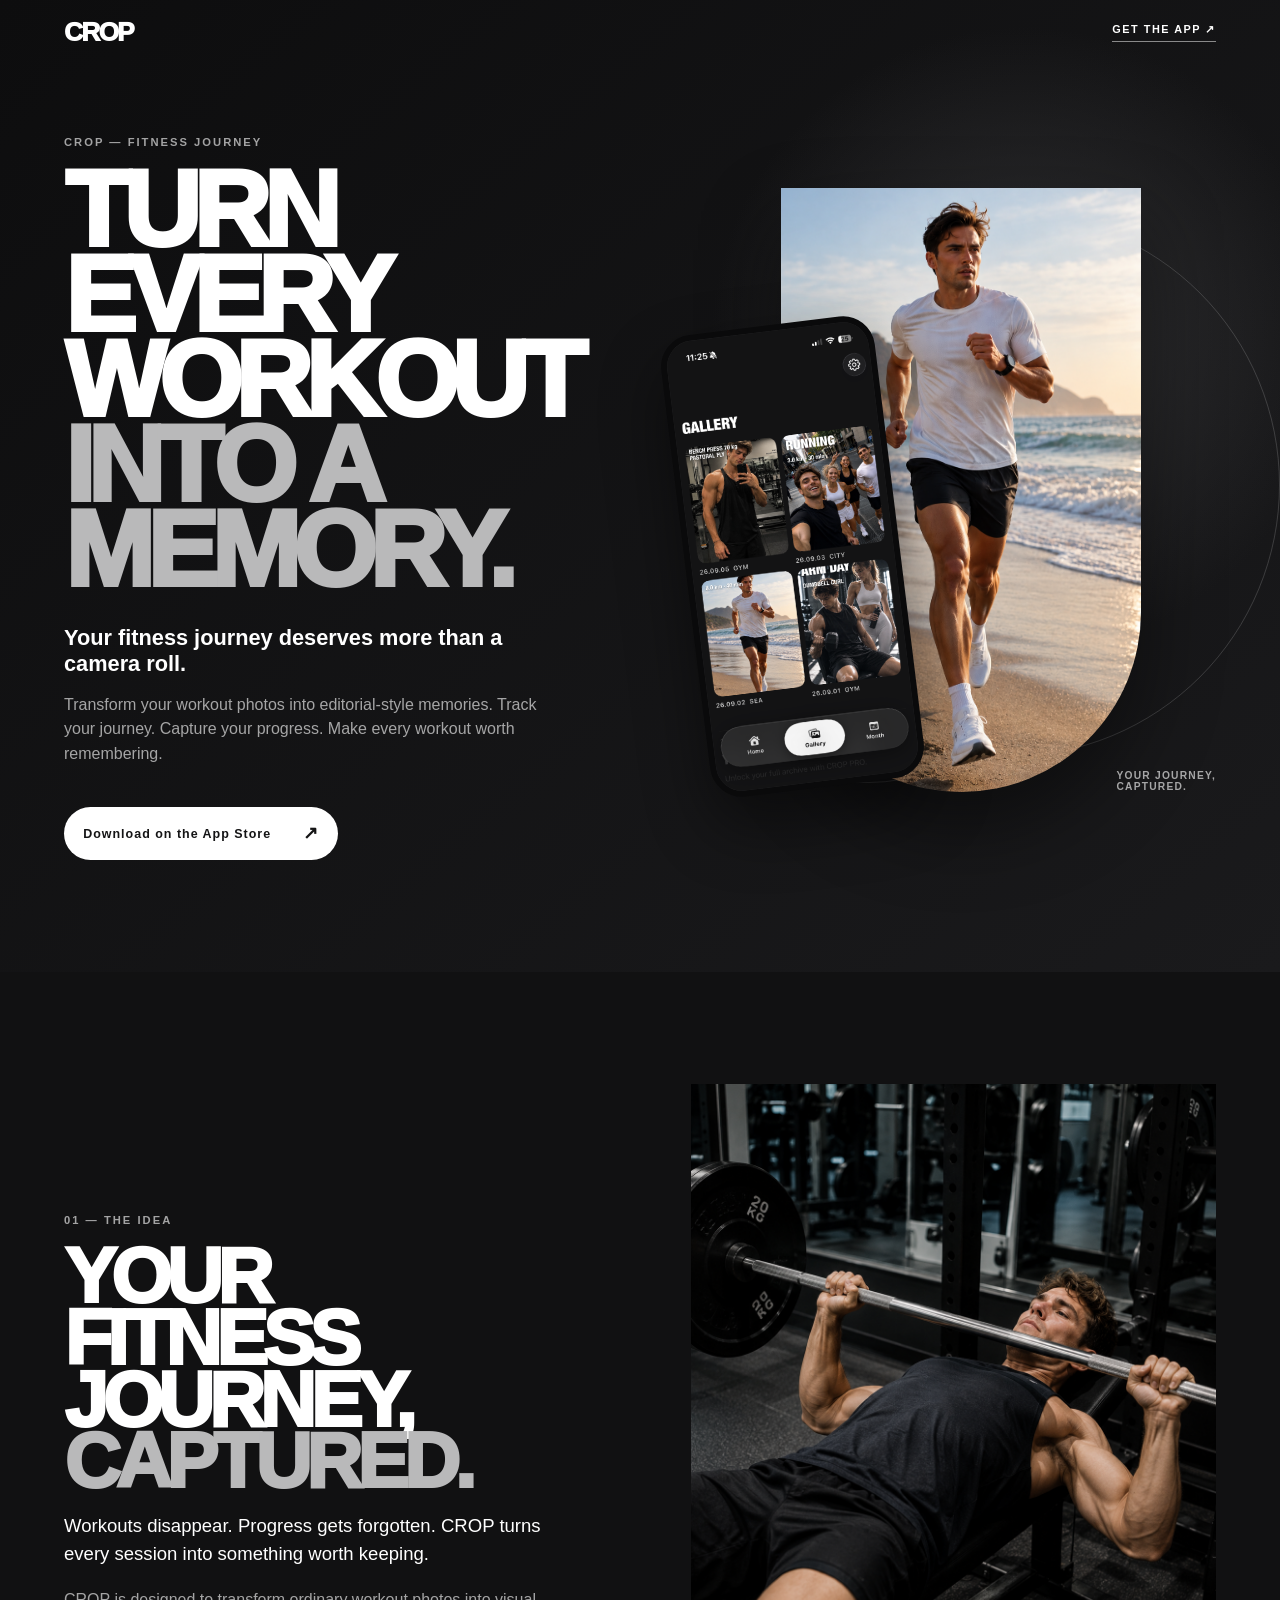
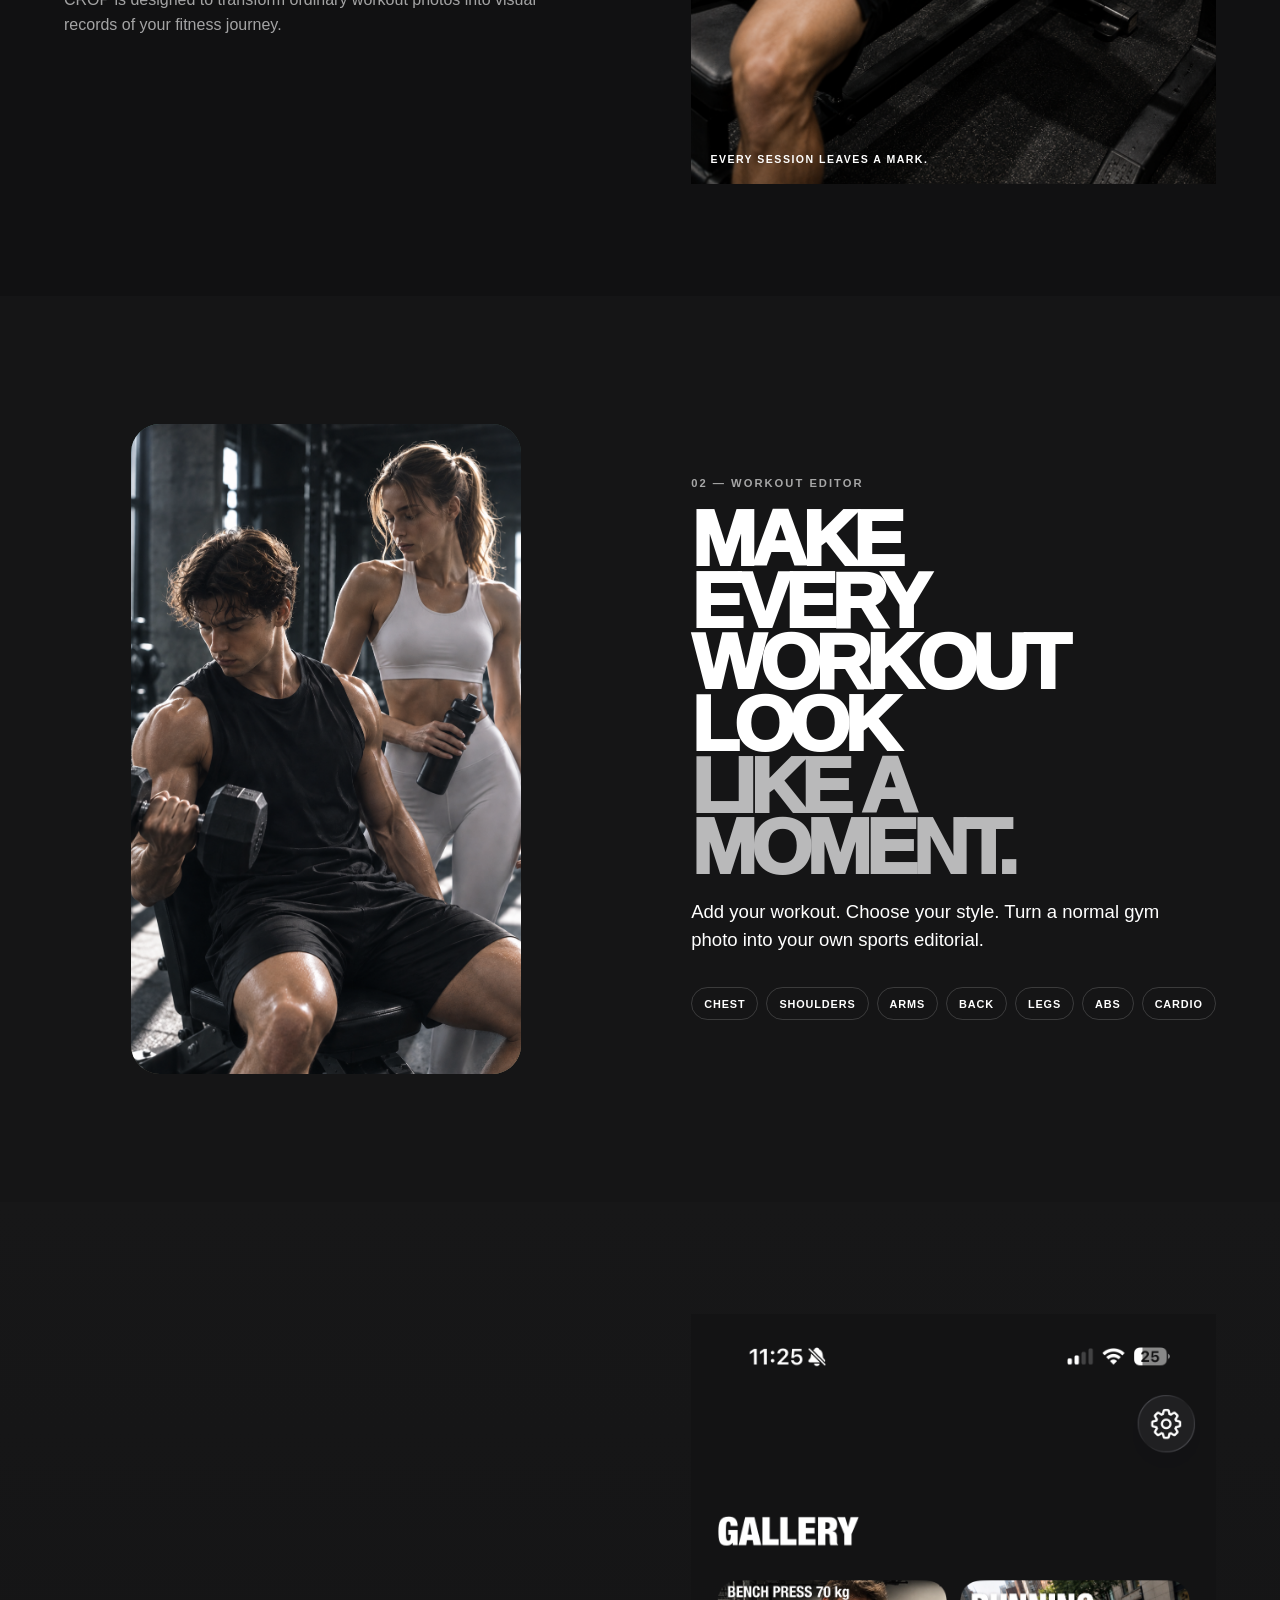
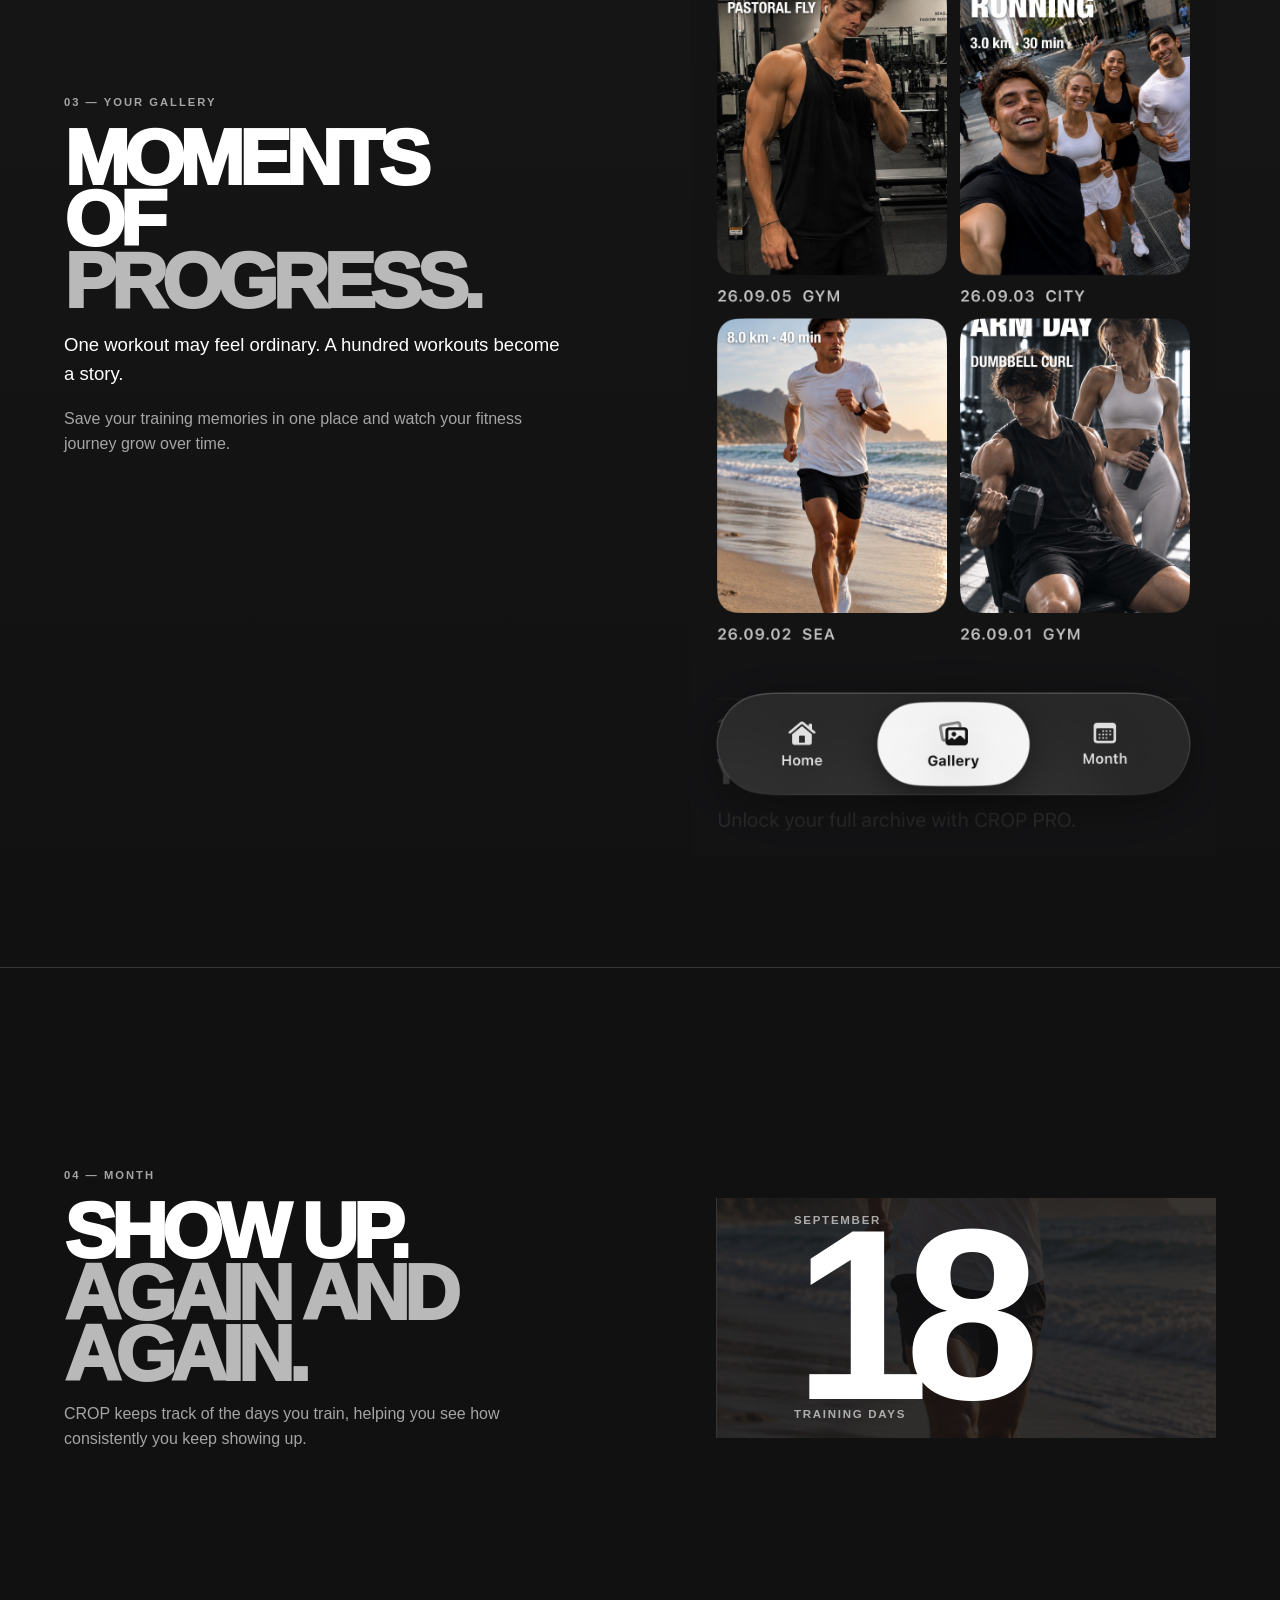
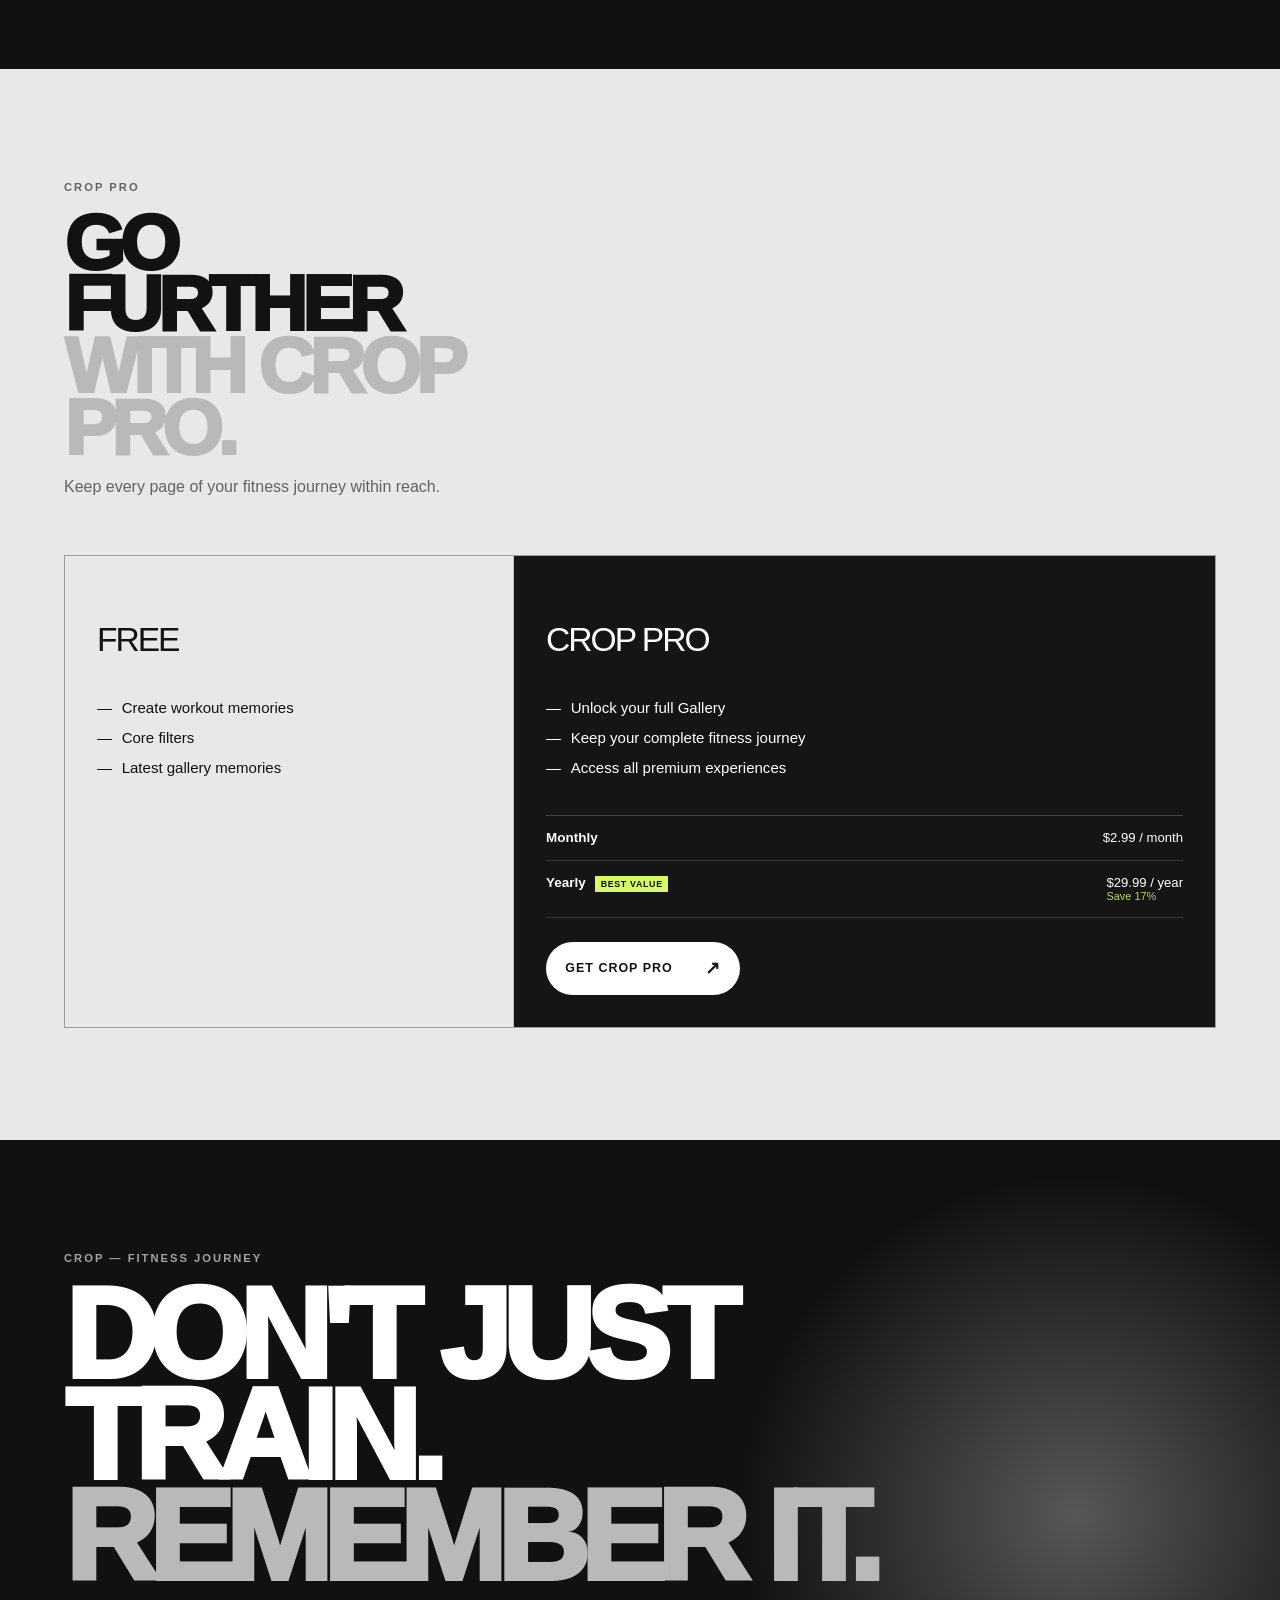
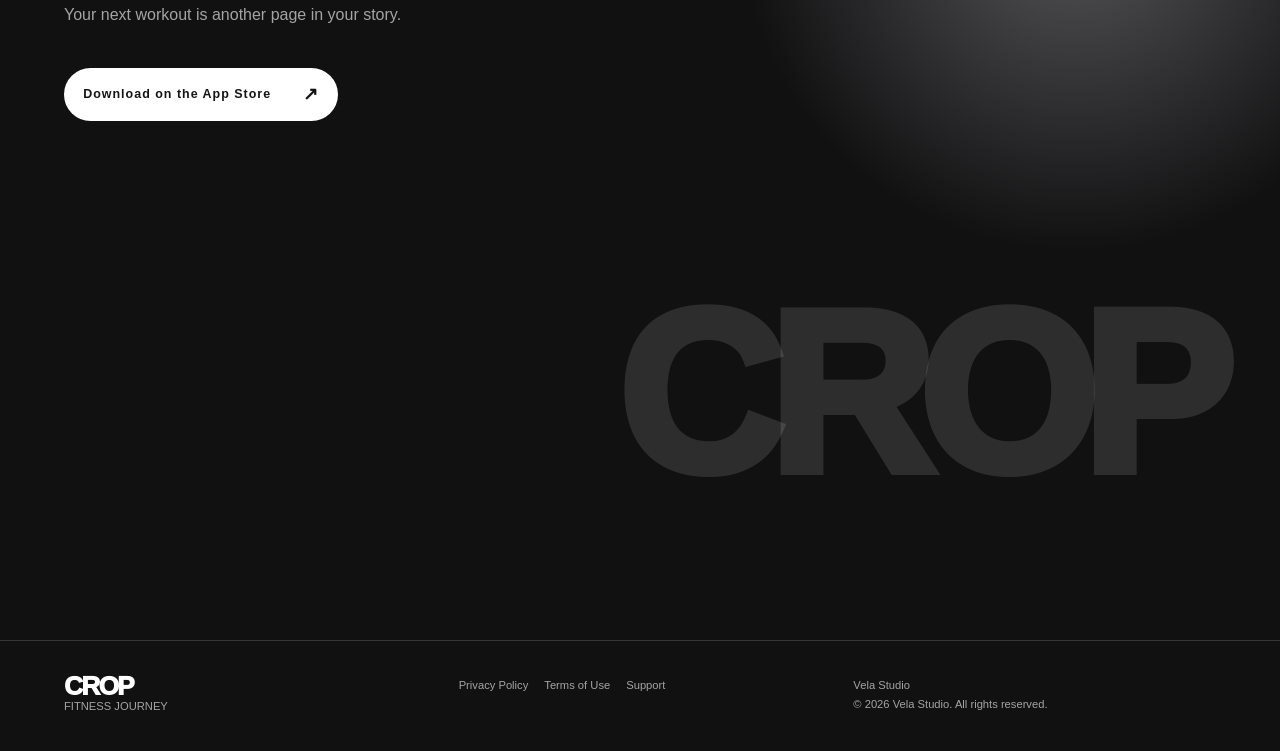
<file: landing-page 2/index.html>
<!doctype html>
<html lang="en">
  <head>
    <meta charset="UTF-8" />
    <meta name="viewport" content="width=device-width, initial-scale=1.0" />
    <meta name="description" content="Transform your workout photos into memories. CROP helps you capture, style, and preserve your fitness journey." />
    <meta name="theme-color" content="#111112" />
    <meta property="og:title" content="CROP - Fitness Journey | Turn Every Workout Into a Memory" />
    <meta property="og:description" content="Transform your workout photos into memories. CROP helps you capture, style, and preserve your fitness journey." />
    <meta property="og:type" content="website" />
    <meta property="og:image" content="images/og-cover.png" />
    <meta name="twitter:card" content="summary_large_image" />
    <link rel="icon" href="images/favicon.png" />
    <link rel="stylesheet" href="styles.css" />
    <title>CROP - Fitness Journey | Turn Every Workout Into a Memory</title>
  </head>
  <body>
    <a class="skip-link" href="#main">Skip to content</a>

    <header class="site-header">
      <a class="wordmark" href="#top" aria-label="CROP home">CROP</a>
      <a class="header-link" href="#download" data-app-store-link>GET THE APP <span aria-hidden="true">↗</span></a>
    </header>

    <main id="main">
      <section class="hero section" id="top" aria-labelledby="hero-title">
        <div class="hero-copy reveal">
          <p class="eyebrow">CROP — FITNESS JOURNEY</p>
          <h1 id="hero-title">TURN EVERY<br />WORKOUT<br /><em>INTO A MEMORY.</em></h1>
          <p class="hero-subtitle">Your fitness journey deserves more than a camera roll.</p>
          <p class="body-copy hero-body">Transform your workout photos into editorial-style memories. Track your journey. Capture your progress. Make every workout worth remembering.</p>
          <a class="button button-light" href="#" data-app-store-link>Download on the App Store <span aria-hidden="true">↗</span></a>
        </div>

        <div class="hero-art" aria-label="A runner on the beach and the CROP Gallery app">
          <div class="orbit orbit-one" aria-hidden="true"></div>
          <div class="orbit orbit-two" aria-hidden="true"></div>
          <figure class="hero-photo image-frame" data-image-frame>
            <img src="images/runner-beach.png" alt="Runner training on a beach at sunset" />
          </figure>
          <figure class="hero-app-shot image-frame" data-image-frame>
            <img src="images/crop-gallery.png" alt="CROP Gallery showing saved fitness memories" />
          </figure>
          <p class="hero-caption">YOUR JOURNEY,<br />CAPTURED.</p>
        </div>
      </section>

      <section class="idea section section-grid" aria-labelledby="idea-title">
        <div class="section-copy reveal">
          <p class="eyebrow">01 — THE IDEA</p>
          <h2 id="idea-title">YOUR FITNESS<br />JOURNEY,<br /><em>CAPTURED.</em></h2>
          <p class="body-copy large-copy">Workouts disappear. Progress gets forgotten. CROP turns every session into something worth keeping.</p>
          <p class="body-copy">CROP is designed to transform ordinary workout photos into visual records of your fitness journey.</p>
        </div>
        <figure class="story-image image-frame reveal" data-image-frame>
          <div class="image-fallback photo-gym"><span>THE WORK IS<br />THE MEMORY.</span></div>
          <img src="images/bench-press.png" alt="Athlete performing a bench press in the gym" />
          <figcaption>EVERY SESSION LEAVES A MARK.</figcaption>
        </figure>
      </section>

      <section class="editor section section-grid section-grid-reverse" aria-labelledby="editor-title">
        <figure class="editor-phone image-frame reveal" data-image-frame>
          <div class="image-fallback editor-fallback">
            <span>CHEST DAY</span><strong>BENCH PRESS<br />INCLINE DUMBBELL PRESS<br />CABLE FLY</strong><b>0905</b>
          </div>
          <img src="images/gym-duo.png" alt="Two athletes training together in a gym" />
        </figure>
        <div class="section-copy reveal">
          <p class="eyebrow">02 — WORKOUT EDITOR</p>
          <h2 id="editor-title">MAKE EVERY<br />WORKOUT LOOK<br /><em>LIKE A MOMENT.</em></h2>
          <p class="body-copy large-copy">Add your workout. Choose your style. Turn a normal gym photo into your own sports editorial.</p>
          <ul class="category-list" aria-label="Workout categories">
            <li>CHEST</li><li>SHOULDERS</li><li>ARMS</li><li>BACK</li><li>LEGS</li><li>ABS</li><li>CARDIO</li>
          </ul>
        </div>
      </section>

      <section class="gallery section section-grid" aria-labelledby="gallery-title">
        <div class="section-copy reveal">
          <p class="eyebrow">03 — YOUR GALLERY</p>
          <h2 id="gallery-title">MOMENTS OF<br /><em>PROGRESS.</em></h2>
          <p class="body-copy large-copy">One workout may feel ordinary. A hundred workouts become a story.</p>
          <p class="body-copy">Save your training memories in one place and watch your fitness journey grow over time.</p>
        </div>
        <div class="gallery-grid reveal image-frame" data-image-frame aria-label="CROP gallery preview">
          <img src="images/crop-gallery.png" alt="CROP fitness journey gallery" />
        </div>
      </section>

      <section class="month section" aria-labelledby="month-title">
        <div class="month-copy reveal">
          <p class="eyebrow">04 — MONTH</p>
          <h2 id="month-title">SHOW UP.<br /><em>AGAIN AND AGAIN.</em></h2>
          <p class="body-copy">CROP keeps track of the days you train, helping you see how consistently you keep showing up.</p>
        </div>
        <div class="month-stat reveal" aria-label="September, 18 training days">
          <img src="images/runner-beach.png" alt="" aria-hidden="true" />
          <p>SEPTEMBER</p>
          <strong>18</strong>
          <span>TRAINING DAYS</span>
        </div>
      </section>

      <section class="pro section" aria-labelledby="pro-title">
        <div class="pro-intro reveal">
          <p class="eyebrow">CROP PRO</p>
          <h2 id="pro-title">GO FURTHER<br /><em>WITH CROP PRO.</em></h2>
          <p class="body-copy">Keep every page of your fitness journey within reach.</p>
        </div>
        <div class="plans reveal">
          <article class="plan"><p class="plan-label">FREE</p><ul><li>Create workout memories</li><li>Core filters</li><li>Latest gallery memories</li></ul></article>
          <article class="plan plan-pro"><p class="plan-label">CROP PRO</p><ul><li>Unlock your full Gallery</li><li>Keep your complete fitness journey</li><li>Access all premium experiences</li></ul><div class="prices"><p><b>Monthly</b><span>$2.99 / month</span></p><p><b>Yearly <em>BEST VALUE</em></b><span>$29.99 / year <small>Save 17%</small></span></p></div><a class="button button-light" href="#" data-app-store-link>GET CROP PRO <span aria-hidden="true">↗</span></a></article>
        </div>
      </section>

      <section class="final-cta section" id="download" aria-labelledby="final-title">
        <p class="eyebrow reveal">CROP — FITNESS JOURNEY</p>
        <h2 id="final-title" class="reveal">DON'T JUST TRAIN.<br /><em>REMEMBER IT.</em></h2>
        <p class="body-copy reveal">Your next workout is another page in your story.</p>
        <a class="button button-light reveal" href="#" data-app-store-link>Download on the App Store <span aria-hidden="true">↗</span></a>
        <p class="closing-mark reveal">CROP</p>
      </section>
    </main>

    <footer class="footer">
      <div><p class="wordmark">CROP</p><p>FITNESS JOURNEY</p></div>
      <nav aria-label="Footer links"><a href="https://velastudiodev-star.github.io/crop-support/privacy/">Privacy Policy</a><a href="https://velastudiodev-star.github.io/crop-support/terms/">Terms of Use</a><a href="https://velastudiodev-star.github.io/crop-support/">Support</a></nav>
      <p>Vela Studio<br />© 2026 Vela Studio. All rights reserved.</p>
    </footer>

    <script src="script.js"></script>
  </body>
</html>
</file>
<file: landing-page 2/styles.css>
:root { --ink:#111112; --panel:#181819; --line:rgba(255,255,255,.16); --muted:rgba(255,255,255,.62); --display:"Arial Narrow","HelveticaNeue-CondensedBlack","Helvetica Neue",Arial,sans-serif; --body:"Helvetica Neue",Helvetica,Arial,sans-serif; }
* { box-sizing:border-box; }
html { background:var(--ink); scroll-behavior:smooth; }
body { margin:0; background:var(--ink); color:#fff; font-family:var(--body); -webkit-font-smoothing:antialiased; }
a { color:inherit; text-decoration:none; }
img { width:100%; height:100%; object-fit:cover; display:block; }
.skip-link { position:fixed; z-index:10; top:-4rem; left:1rem; background:#fff; color:#000; padding:.7rem 1rem; font-weight:700; }.skip-link:focus { top:1rem; }
.site-header { position:absolute; z-index:4; top:0; width:100%; display:flex; justify-content:space-between; align-items:center; padding:1.35rem 5vw; font-size:.68rem; font-weight:800; letter-spacing:.14em; }
.wordmark, h1, h2, .closing-mark { font-family:var(--display); font-stretch:condensed; font-weight:950; letter-spacing:-.07em; }
.wordmark { font-size:1.65rem; line-height:.8; }.header-link { border-bottom:1px solid rgba(255,255,255,.5); padding-bottom:.3rem; }
.section { padding:7rem 5vw; position:relative; overflow:hidden; }.hero { min-height:100svh; padding-top:8.5rem; display:grid; grid-template-columns:minmax(0,1fr) minmax(420px,.92fr); align-items:center; gap:2rem; background:radial-gradient(circle at 80% 35%,#323234 0,transparent 26%),linear-gradient(140deg,#0d0d0e,#1a1a1c); }
.eyebrow { margin:0 0 1.25rem; color:var(--muted); font-size:.7rem; font-weight:800; letter-spacing:.18em; }.hero h1,.section h2 { margin:0; max-width:10ch; font-size:clamp(3.6rem,8.4vw,8.8rem); line-height:.79; text-transform:uppercase; }.section h2 { font-size:clamp(3.1rem,6.1vw,6.8rem); }.hero h1 em,.section h2 em { font-style:normal; color:#b9b9ba; }.hero-subtitle { margin:2rem 0 .7rem; max-width:28rem; font-size:clamp(1.15rem,1.7vw,1.55rem); font-weight:600; }.body-copy { max-width:31rem; color:var(--muted); font-size:1rem; line-height:1.55; }.large-copy { color:#fff; font-size:1.16rem; font-weight:500; }.button { display:inline-flex; align-items:center; gap:2rem; margin-top:1.5rem; padding:1rem 1.2rem; border-radius:100px; font-size:.78rem; font-weight:800; letter-spacing:.08em; transition:transform .25s ease,background .25s ease; }.button:hover { transform:translateY(-3px); }.button-light { color:#141415; background:#fff; }.button-light span { font-size:1.1rem; }
.hero-art { min-height:620px; position:relative; }.orbit { position:absolute; border:1px solid rgba(255,255,255,.16); border-radius:50%; }.orbit-one { width:34rem; height:34rem; top:4%; right:-12%; }.orbit-two { width:21rem; height:21rem; bottom:4%; left:4%; }.hero-photo { position:absolute; z-index:1; width:min(68%,360px); height:calc(100% - 1rem); right:14%; top:0; margin:0; overflow:hidden; border-radius:0 0 12rem 12rem; box-shadow:0 36px 80px rgba(0,0,0,.45); }.hero-app-shot { position:absolute; z-index:2; width:min(40%,225px); aspect-ratio:9/19.5; left:1%; bottom:3%; margin:0; overflow:hidden; border:6px solid #0a0a0b; border-radius:2rem; box-shadow:0 30px 65px rgba(0,0,0,.48); transform:rotate(-7deg); background:#202022; }.image-fallback,.filter-fallback { position:absolute; inset:0; z-index:0; }.hero-photo img,.hero-app-shot img,.story-image img,.editor-phone img,.gallery-grid img,.filter-card img { position:relative; z-index:1; }.hero-caption { position:absolute; z-index:3; right:0; bottom:1%; font-size:.64rem; font-weight:800; letter-spacing:.12em; color:var(--muted); }
.editorial-photo { display:flex; flex-direction:column; justify-content:flex-end; padding:1.15rem; background:linear-gradient(160deg,rgba(0,0,0,.1),rgba(0,0,0,.65)),linear-gradient(135deg,#264746,#111 56%,#a8a5a0); }.editorial-photo p,.editorial-photo span,.editorial-photo b { margin:0; font-family:var(--display); font-weight:900; }.editorial-photo p { font-size:1.25rem; }.editorial-photo span { font-size:.52rem; line-height:1.1; }.editorial-photo b { position:absolute; top:2.5rem; right:1rem; font-size:.52rem; }.photo-night { background:linear-gradient(20deg,rgba(5,5,8,.3),rgba(5,5,8,.75)),radial-gradient(circle at 60% 20%,#f1b44d 0 4%,transparent 5%),linear-gradient(135deg,#152b48,#05070a); }
.section-grid { display:grid; grid-template-columns:1fr 1fr; gap:clamp(3rem,8vw,11rem); align-items:center; }.section-copy { padding:1rem 0; }.story-image { min-height:42rem; margin:0; position:relative; overflow:hidden; }.story-image figcaption { position:absolute; z-index:2; left:1.2rem; bottom:1.2rem; font-size:.66rem; letter-spacing:.14em; font-weight:800; }.photo-gym { background:linear-gradient(0deg,rgba(0,0,0,.65),transparent 55%),linear-gradient(135deg,#4f6357,#191d1d 42%,#b88f5d); display:flex; align-items:flex-end; padding:2rem; font-family:var(--display); font-size:clamp(2rem,4vw,4rem); line-height:.78; }.section-grid-reverse { background:#151516; }.editor-phone { width:min(100%,390px); aspect-ratio:9/15; justify-self:center; position:relative; overflow:hidden; border-radius:1.8rem; }.editor-fallback { padding:2.4rem 1.7rem; background:linear-gradient(150deg,#4d726b,#202a26 44%,#8d8066); color:#fff; font-family:var(--display); }.editor-fallback span { display:block; font-size:2.5rem; line-height:.8; }.editor-fallback strong { display:block; margin-top:1.2rem; font-size:1rem; line-height:1; }.editor-fallback b { position:absolute; top:1.8rem; right:1.3rem; font-size:.7rem; }.category-list { display:flex; flex-wrap:wrap; gap:.5rem; list-style:none; padding:0; margin:2rem 0 0; }.category-list li { padding:.6rem .75rem; border:1px solid var(--line); border-radius:99px; font-size:.68rem; font-weight:800; letter-spacing:.08em; }
.filters { background:#0d0d0e; }.filters-heading { display:flex; flex-direction:column; align-items:flex-start; }.filter-rail { display:grid; grid-auto-flow:column; grid-auto-columns:minmax(180px,24vw); gap:1rem; overflow-x:auto; margin:3.2rem -5vw -1rem; padding:0 5vw 1rem; scrollbar-width:none; }.filter-rail::-webkit-scrollbar { display:none; }.filter-card { position:relative; aspect-ratio:3/4.2; overflow:hidden; background:#252527; }.filter-card span { position:absolute; z-index:2; left:.9rem; bottom:.85rem; font-family:var(--display); font-size:1.45rem; letter-spacing:-.05em; }.filter-fallback { display:flex; align-items:flex-end; padding:.9rem; font-family:var(--display); font-size:1.5rem; background:linear-gradient(145deg,#202831,#060708); }.filter-motion .filter-fallback { background:repeating-linear-gradient(110deg,#2d403c 0 9px,#141718 10px 16px); }.filter-fade .filter-fallback { background:linear-gradient(145deg,#e4c8bd,#a298b0 48%,#4c5062); }.filter-flash .filter-fallback { background:radial-gradient(circle at 70% 16%,#fff 0 3%,transparent 15%),linear-gradient(145deg,#f1d1a8,#5d5f68); }.filter-mono .filter-fallback { background:linear-gradient(140deg,#e4e4e0,#2c2c2e 55%,#090909); color:#111; }.filter-city .filter-fallback { background:radial-gradient(circle at 30% 32%,#36b4d1 0 4%,transparent 19%),radial-gradient(circle at 72% 67%,#d33a98 0 5%,transparent 20%),#10131c; }.filter-analog .filter-fallback { background:linear-gradient(140deg,#163238,#4e6565 45%,#c7a383); }.filter-glow .filter-fallback { background:radial-gradient(circle at 55% 38%,#fff3ce 0 5%,#d7b487 12%,transparent 44%),#202124; }.filter-chrome .filter-fallback { background:linear-gradient(135deg,#d3d4d5,#202225 30%,#83909a 57%,#111); }
.gallery { background:linear-gradient(180deg,#171718,#111112); }.gallery-grid { position:relative; min-height:36rem; overflow:hidden; }.gallery-fallback { display:grid; grid-template-columns:1fr 1fr; gap:.55rem; padding:1rem; background:#202022; }.gallery-fallback span { grid-column:1/-1; font-family:var(--display); font-size:2rem; }.gallery-fallback i { display:block; min-height:8rem; background:linear-gradient(145deg,#2e4f4d,#151a1b); }.gallery-fallback i:nth-of-type(2n) { background:linear-gradient(145deg,#6c6257,#1d2020); }.gallery-fallback i:nth-of-type(3n) { background:linear-gradient(145deg,#1a2737,#5f5c56); }
.month { min-height:78vh; display:grid; grid-template-columns:1fr .85fr; align-items:center; gap:4rem; border-top:1px solid var(--line); }.month-stat { overflow:hidden; position:relative; border-left:1px solid var(--line); padding:1rem 0 1rem clamp(1.5rem,6vw,7rem); }.month-stat img { position:absolute; inset:0; z-index:0; width:100%; height:100%; opacity:.16; object-fit:cover; }.month-stat p,.month-stat span,.month-stat strong { position:relative; z-index:1; }.month-stat p,.month-stat span { margin:0; font-size:.72rem; font-weight:800; letter-spacing:.15em; color:var(--muted); }.month-stat strong { display:block; margin:.1rem 0; font-family:var(--display); font-size:clamp(9rem,19vw,18rem); line-height:.72; letter-spacing:-.1em; }
.pro { background:#e8e8e6; color:#121213; }.pro .eyebrow,.pro .body-copy { color:rgba(18,18,19,.62); }.plans { display:grid; grid-template-columns:.78fr 1.22fr; gap:1px; margin-top:3.4rem; background:rgba(0,0,0,.18); border:1px solid rgba(0,0,0,.18); }.plan { padding:2rem; background:#e8e8e6; }.plan-pro { background:#151516; color:#fff; }.plan-label { margin:0 0:2rem; font-family:var(--display); font-size:2.1rem; letter-spacing:-.06em; }.plan ul { padding:0; list-style:none; line-height:2; font-size:.94rem; }.plan li::before { content:"—"; margin-right:.6rem; }.prices { margin-top:2rem; border-top:1px solid rgba(255,255,255,.2); }.prices p { display:flex; justify-content:space-between; gap:1rem; margin:0; padding:.9rem 0; border-bottom:1px solid rgba(255,255,255,.15); }.prices b { font-size:.84rem; }.prices em { padding:.2rem .35rem; margin-left:.35rem; background:#d6f966; color:#101010; font-size:.55rem; font-style:normal; letter-spacing:.08em; }.prices span { font-size:.82rem; }.prices small { display:block; color:#b7d55e; }
.final-cta { min-height:84svh; display:flex; flex-direction:column; justify-content:center; align-items:flex-start; background:radial-gradient(circle at 84% 34%,#57575a 0,transparent 26%),#111112; }.final-cta h2 { max-width:12ch; font-size:clamp(4rem,10vw,10rem); }.closing-mark { align-self:flex-end; margin:clamp(4rem,11vw,11rem) 0 0; font-size:clamp(5rem,18vw,18rem); color:rgba(255,255,255,.12); }
.footer { display:grid; grid-template-columns:1fr 1fr 1fr; gap:2rem; padding:2.2rem 5vw; border-top:1px solid var(--line); color:var(--muted); font-size:.7rem; line-height:1.7; }.footer .wordmark { margin:0 0:.55rem; color:#fff; }.footer p { margin:0; }.footer nav { display:flex; flex-wrap:wrap; gap:.5rem 1rem; align-content:start; }.footer nav a:hover { color:#fff; }
.reveal { opacity:0; transform:translateY(18px); transition:opacity .7s ease,transform .7s cubic-bezier(.2,.8,.2,1); }.reveal.is-visible { opacity:1; transform:none; }.reveal-delay-one { transition-delay:.12s; }.reveal-delay-two { transition-delay:.24s; }
@media (max-width:760px) { .site-header { padding:1.2rem 1.15rem; }.section { padding:5.7rem 1.15rem; }.hero { min-height:auto; grid-template-columns:1fr; padding-top:7.5rem; }.hero h1 { font-size:clamp(3.65rem,15.6vw,6rem); }.hero-art { min-height:34rem; margin-top:1rem; }.hero-photo { width:65%; height:31rem; right:4%; border-radius:0 0 8rem 8rem; }.hero-app-shot { width:42%; left:0; bottom:2%; }.orbit-one { width:26rem; height:26rem; }.section-grid,.month { grid-template-columns:1fr; gap:2.6rem; }.section-grid-reverse .editor-phone { order:2; }.story-image,.gallery-grid { min-height:29rem; }.section h2 { font-size:clamp(3.25rem,13.5vw,5.2rem); }.month { min-height:auto; }.month-stat { border-left:0; border-top:1px solid var(--line); padding:2rem 0 0; }.plans { grid-template-columns:1fr; }.filter-rail { grid-auto-columns:68vw; }.footer { grid-template-columns:1fr; gap:1.5rem; }.hero-caption { right:4%; }.closing-mark { font-size:28vw; } }
@media (prefers-reduced-motion:reduce) { html { scroll-behavior:auto; }.reveal { opacity:1; transform:none; transition:none; }.button { transition:none; } }
</file>
